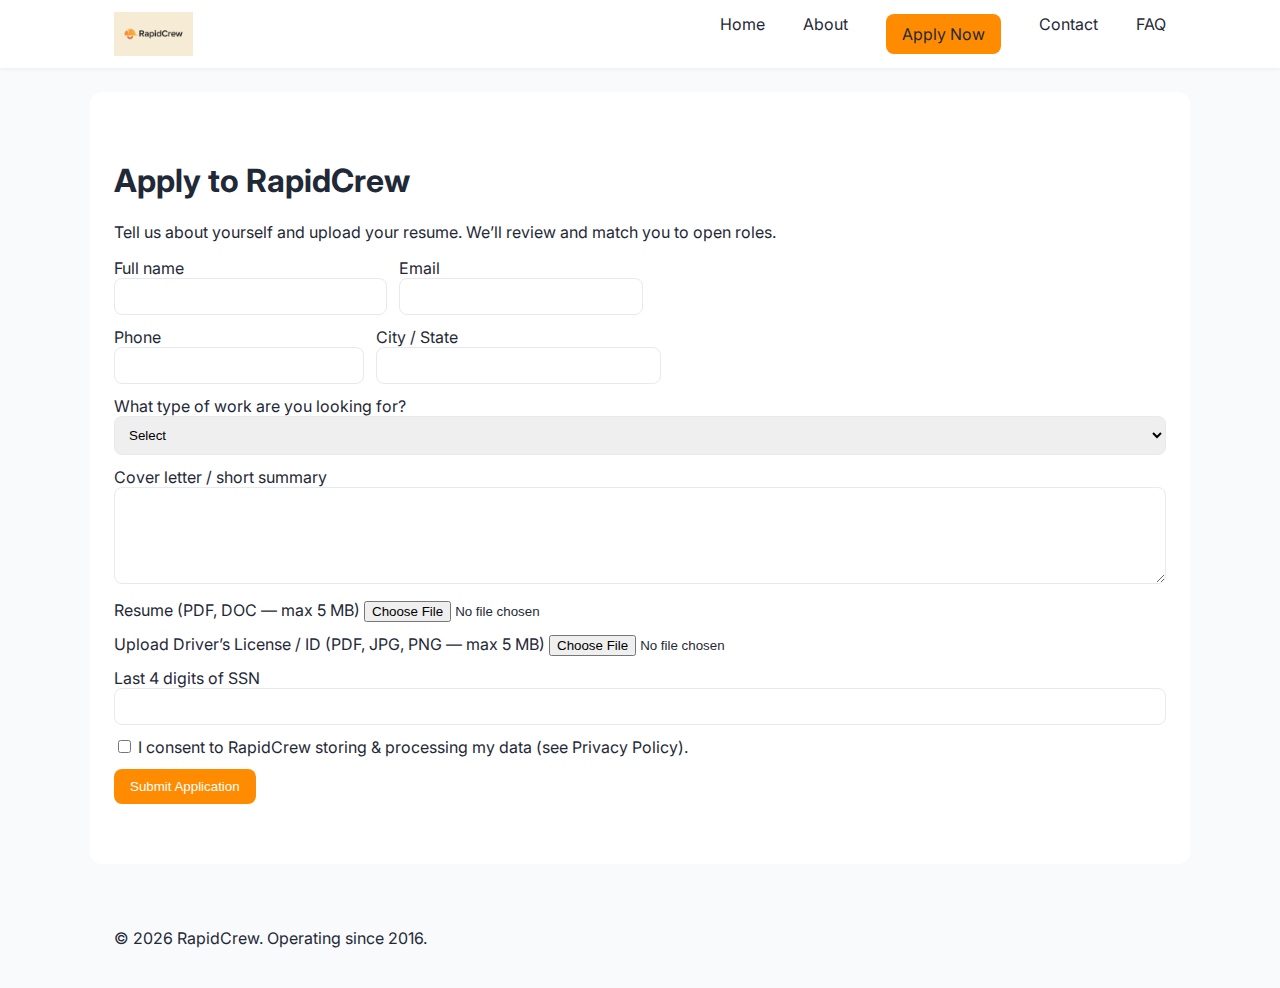
<file: apply.html>
<!doctype html>
<html lang="en">
<head>
  <meta charset="utf-8" />
  <meta name="viewport" content="width=device-width,initial-scale=1" />
  <title>Apply — RapidCrew</title>
  <link href="https://fonts.googleapis.com/css2?family=Poppins:wght@600;700&family=Inter:wght@300;400;600&display=swap" rel="stylesheet">
  <link rel="stylesheet" href="style.css">
</head>
<body class="page-apply">
   <header class="site-header">
  <div class="container header-inner">
    <img src="images/logo-horizontal.png" alt="RapidCrew logo" class="logo">

    <!-- Navigation -->
    <nav class="main-nav" id="main-nav">
      <a href="index.html">Home</a>
      <a href="about.html">About</a>
      <a href="apply.html" class="btn-primary">Apply Now</a>
      <a href="contact.html">Contact</a>
      <a href="faq.html" class="active">FAQ</a>
    </nav>

    <!-- Hamburger -->
    <button class="nav-toggle" id="nav-toggle" aria-label="Open menu">☰</button>
  </div>
</header>

  <main class="container apply-main">
    <h1>Apply to RapidCrew</h1>
    <p>Tell us about yourself and upload your resume. We’ll review and match you to open roles.</p>

    <form id="applyForm" method="POST" action="/apply" enctype="multipart/form-data">
  <!-- change action to your server endpoint or use Netlify Forms if hosting on Netlify -->

  <div class="form-row">
    <label>Full name
      <input name="full_name" type="text" required>
    </label>
    <label>Email
      <input name="email" type="email" required>
    </label>
  </div>

  <div class="form-row">
    <label>Phone
      <input name="phone" type="tel" required>
    </label>
    <label>City / State
      <input name="city_state" type="text" required>
    </label>
  </div>

  <label>What type of work are you looking for?
    <select name="job_type" required>
      <option value="">Select</option>
      <option>Construction / Trades</option>
      <option>Administrative / PA</option>
      <option>Social Media / Marketing</option>
      <option>Driving / Logistics</option>
      <option>Other</option>
    </select>
  </label>

  <label>Cover letter / short summary
    <textarea name="cover_letter" rows="5"></textarea>
  </label>

  <label>Resume (PDF, DOC — max 5 MB)
    <input name="resume" type="file" accept=".pdf,.doc,.docx" required>
  </label>

  <!-- New: Driver License / ID upload -->
  <label>Upload Driver’s License / ID (PDF, JPG, PNG — max 5 MB)
    <input name="id_upload" type="file" accept=".pdf,.jpg,.jpeg,.png" required>
  </label>

  <!-- New: Last 4 of SSN -->
  <label>Last 4 digits of SSN
    <input name="ssn_last4" type="text" pattern="[0-9]{4}" maxlength="4" inputmode="numeric" required>
  </label>

  <!-- honeypot -->
  <div style="display:none;">
    <label>Website
      <input name="website" type="text">
    </label>
  </div>

  <label class="consent">
    <input name="consent" type="checkbox" required>
    I consent to RapidCrew storing & processing my data (see Privacy Policy).
  </label>

  <button type="submit" class="btn-cta">Submit Application</button>
  <div id="formMessage" class="form-message" aria-live="polite"></div>
</form>

  </main>

  <!-- Footer -->
  <footer class="site-footer">
    <div class="container">
      <p>&copy; <span id="year"></span> RapidCrew. Operating since 2016.</p>
    </div>
  </footer>

  <script src="js/main.js"></script>
</body>
</html>
</file>
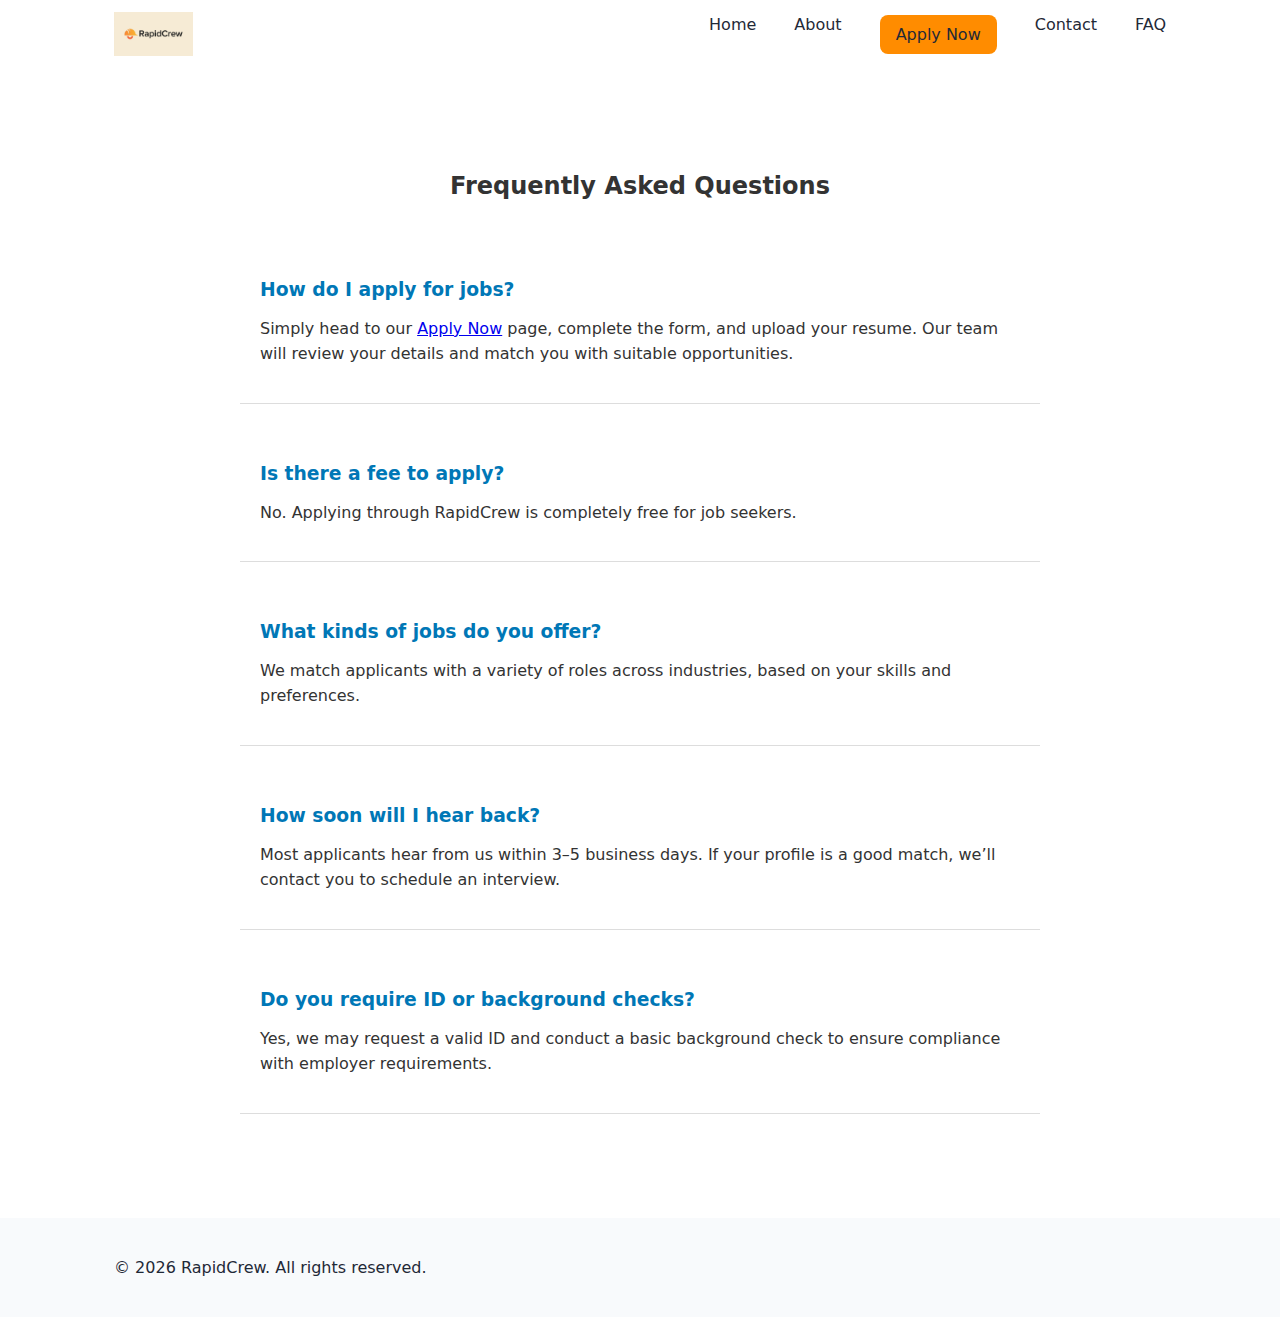
<file: faq.html>
<!DOCTYPE html>
<html lang="en">
<head>
  <meta charset="UTF-8">
  <meta name="viewport" content="width=device-width, initial-scale=1.0">
  <title>FAQ | RapidCrew</title>
  <link rel="stylesheet" href="style.css">
</head>
<body>

  <!-- Header -->
  <header class="site-header">
    <div class="container header-inner">
      <img src="images/logo-horizontal.png" alt="RapidCrew logo" class="logo">

      <!-- Navigation -->
      <nav class="main-nav" id="main-nav">
        <a href="index.html">Home</a>
        <a href="about.html">About</a>
        <a href="apply.html" class="btn-primary">Apply Now</a>
        <a href="contact.html">Contact</a>
        <a href="faq.html" class="active">FAQ</a>
      </nav>

      <!-- Hamburger -->
      <button class="nav-toggle" id="nav-toggle" aria-label="Open menu">☰</button>
    </div>
  </header>

  <!-- FAQ Section -->
  <section class="faq">
    <div class="container">
      <h2>Frequently Asked Questions</h2>

      <div class="faq-item">
        <h3>How do I apply for jobs?</h3>
        <p>Simply head to our <a href="apply.html">Apply Now</a> page, complete the form, and upload your resume. Our team will review your details and match you with suitable opportunities.</p>
      </div>

      <div class="faq-item">
        <h3>Is there a fee to apply?</h3>
        <p>No. Applying through RapidCrew is completely free for job seekers.</p>
      </div>

      <div class="faq-item">
        <h3>What kinds of jobs do you offer?</h3>
        <p>We match applicants with a variety of roles across industries, based on your skills and preferences.</p>
      </div>

      <div class="faq-item">
        <h3>How soon will I hear back?</h3>
        <p>Most applicants hear from us within 3–5 business days. If your profile is a good match, we’ll contact you to schedule an interview.</p>
      </div>

      <div class="faq-item">
        <h3>Do you require ID or background checks?</h3>
        <p>Yes, we may request a valid ID and conduct a basic background check to ensure compliance with employer requirements.</p>
      </div>
    </div>
  </section>

  <!-- Footer -->
  <footer class="site-footer">
    <div class="container">
      <p>&copy; <span id="year"></span> RapidCrew. All rights reserved.</p>
    </div>
  </footer>

  <!-- JS -->
  <script src="js/main.js"></script>
</body>
</html>
</file>
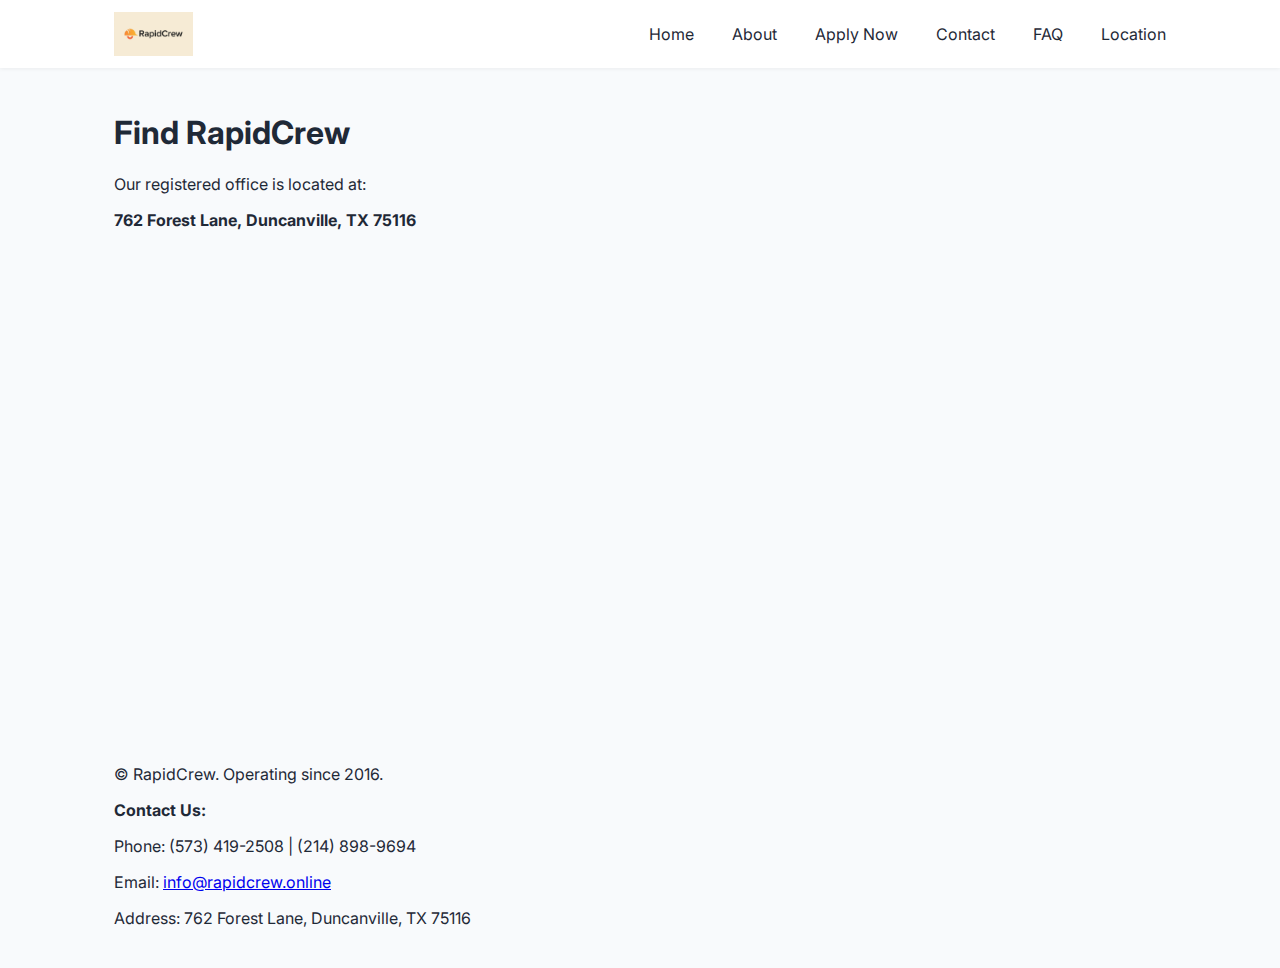
<file: map.html>
<!doctype html>
<html lang="en">
<head>
  <meta charset="utf-8" />
  <meta name="viewport" content="width=device-width,initial-scale=1" />
  <title>RapidCrew Location</title>
  <link href="https://fonts.googleapis.com/css2?family=Poppins:wght@600;700&family=Inter:wght@300;400;600&display=swap" rel="stylesheet">
  <link rel="stylesheet" href="/style.css">
</head>
<body class="page-map">

  <!-- Header -->
  <header class="site-header">
    <div class="container header-inner">
      <img src="images/logo-horizontal.png" alt="RapidCrew logo" class="logo">
      <nav class="main-nav" id="main-nav">
        <a href="index.html">Home</a>
        <a href="about.html">About</a>
        <a href="apply.html">Apply Now</a>
        <a href="contact.html">Contact</a>
        <a href="faq.html">FAQ</a>
        <a href="map.html" class="active">Location</a>
      </nav>
      <button class="nav-toggle" id="nav-toggle" aria-label="Open menu">☰</button>
    </div>
  </header>

  <!-- Main -->
  <main>
    <section class="container location-section">
      <h1>Find RapidCrew</h1>
      <p>Our registered office is located at:</p>
      <p><strong>762 Forest Lane, Duncanville, TX 75116</strong></p>

      <!-- Google Maps Embed -->
      <div class="map-embed">
        <iframe
          src="https://www.google.com/maps/embed?pb=!1m18!1m12!1m3!1d3346.310471161112!2d-96.91735048481445!3d32.64921038101695!2m3!1f0!2f0!3f0!3m2!1i1024!2i768!4f13.1!3m3!1m2!1s0x864e8e1d7b8ed7ad%3A0xe26e2441e5cfbc4!2s762%20Forest%20Ln%2C%20Duncanville%2C%20TX%2075116!5e0!3m2!1sen!2sus!4v1694176823051!5m2!1sen!2sus"
          width="100%"
          height="450"
          style="border:0;"
          allowfullscreen=""
          loading="lazy"
          referrerpolicy="no-referrer-when-downgrade"></iframe>
      </div>
    </section>
  </main>

  <!-- Footer -->
  <footer class="site-footer">
    <div class="container footer-inner">
      <div class="footer-left">
        <p>&copy; <span id="year"></span> RapidCrew. Operating since 2016.</p>
      </div>
      <div class="footer-right">
        <p><strong>Contact Us:</strong></p>
        <p>Phone: (573) 419-2508 | (214) 898-9694</p>
        <p>Email: <a href="mailto:info@rapidcrew.online">info@rapidcrew.online</a></p>
        <p>Address: 762 Forest Lane, Duncanville, TX 75116</p>
      </div>
    </div>
  </footer>

</body>
</html>
</file>
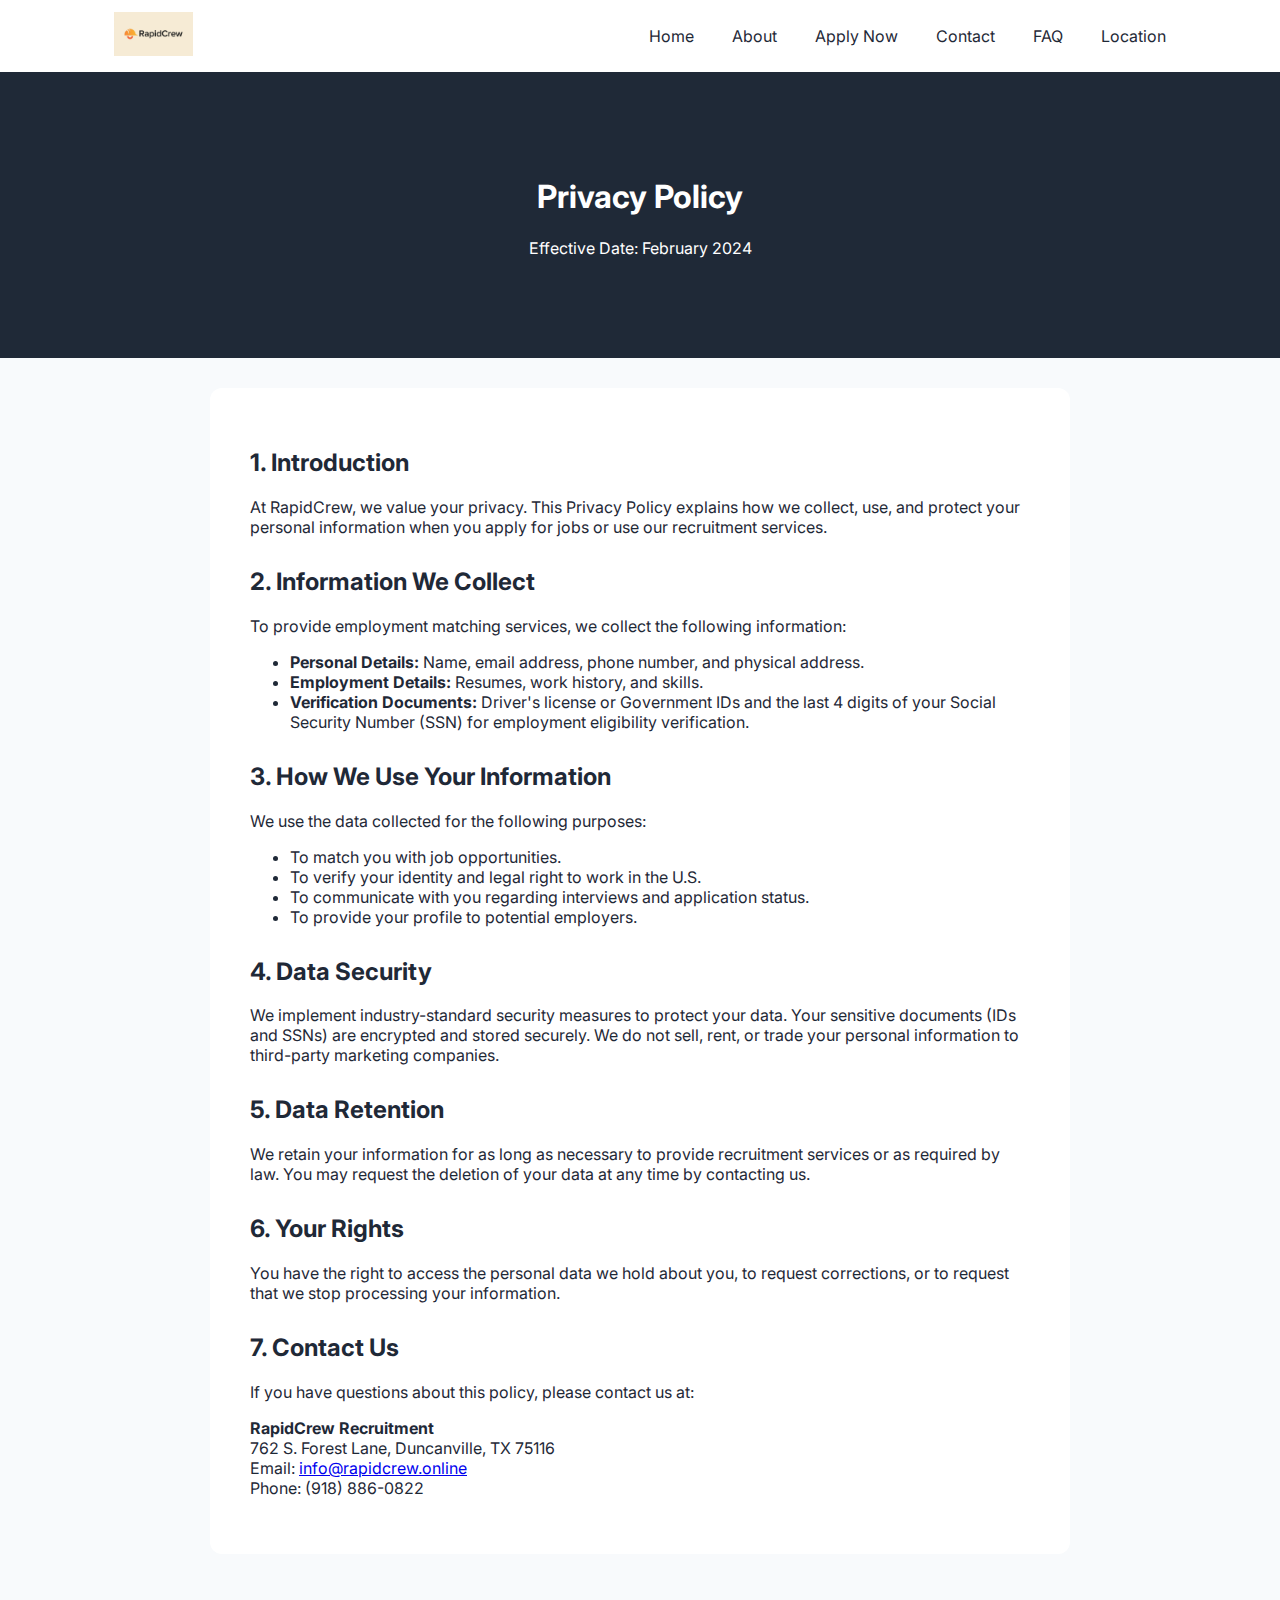
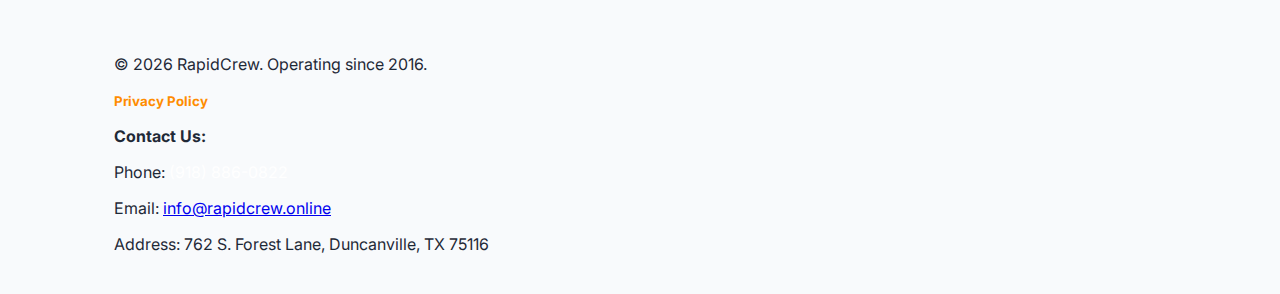
<file: privacy.html>
<!DOCTYPE html>
<html lang="en">
<head>
  <meta charset="UTF-8">
  <meta name="viewport" content="width=device-width, initial-scale=1.0">
  
  <!-- SEO: Robots should see this, but we don't necessarily need it to rank for keywords -->
  <title>Privacy Policy | RapidCrew</title>
  <meta name="description" content="RapidCrew's commitment to protecting your personal data and privacy during the job application and recruitment process.">
  <meta name="robots" content="noindex, follow"> <!-- We want Google to see it exists, but not show it in search results over your home page -->

  <link rel="stylesheet" href="style.css">
  <link href="https://fonts.googleapis.com/css2?family=Poppins:wght@600;700&family=Inter:wght@300;400;600&display=swap" rel="stylesheet">

  <!-- JSON-LD Local Business Schema (Consistency across all pages) -->
  <script type="application/ld+json">
  {
    "@context": "https://schema.org",
    "@type": "LocalBusiness",
    "name": "RapidCrew",
    "image": "https://rapidcrew.online/images/logo-horizontal.png",
    "url": "https://rapidcrew.online/privacy.html",
    "telephone": "+19188860822",
    "address": {
      "@type": "PostalAddress",
      "streetAddress": "762 S. Forest Lane",
      "addressLocality": "Duncanville",
      "addressRegion": "TX",
      "postalCode": "75116",
      "addressCountry": "US"
    }
  }
  </script>
</head>
<body class="page-privacy">

  <!-- Header -->
  <header class="site-header">
    <div class="container header-inner">
      <a href="index.html">
        <img src="images/logo-horizontal.png" alt="RapidCrew Staffing Logo" class="logo">
      </a>

      <!-- Navigation -->
      <nav class="main-nav" id="main-nav">
          <a href="index.html">Home</a>
          <a href="about.html">About</a>
          <a href="apply.html">Apply Now</a>
          <a href="contact.html">Contact</a>
          <a href="faq.html">FAQ</a>
          <a href="map.html">Location</a>
      </nav>

      <button class="nav-toggle" id="nav-toggle" aria-label="Open menu">☰</button>
    </div>
  </header>

  <main>
    <!-- Simple Policy Hero -->
    <section class="hero-small" style="background: var(--brand-dark); color: white; padding: 60px 0; text-align: center;">
      <div class="container">
        <h1>Privacy Policy</h1>
        <p>Effective Date: February 2024</p>
      </div>
    </section>

    <!-- Policy Content -->
    <section class="policy-content container" style="padding: 60px 20px; max-width: 900px; margin: 0 auto;">
      <div class="form-card" style="padding: 40px; background: white; border-radius: 12px; box-shadow: var(--shadow-md); margin-top: -30px;">
        
        <h2>1. Introduction</h2>
        <p>At RapidCrew, we value your privacy. This Privacy Policy explains how we collect, use, and protect your personal information when you apply for jobs or use our recruitment services.</p>

        <h2 style="margin-top: 30px;">2. Information We Collect</h2>
        <p>To provide employment matching services, we collect the following information:</p>
        <ul>
          <li><strong>Personal Details:</strong> Name, email address, phone number, and physical address.</li>
          <li><strong>Employment Details:</strong> Resumes, work history, and skills.</li>
          <li><strong>Verification Documents:</strong> Driver's license or Government IDs and the last 4 digits of your Social Security Number (SSN) for employment eligibility verification.</li>
        </ul>

        <h2 style="margin-top: 30px;">3. How We Use Your Information</h2>
        <p>We use the data collected for the following purposes:</p>
        <ul>
          <li>To match you with job opportunities.</li>
          <li>To verify your identity and legal right to work in the U.S.</li>
          <li>To communicate with you regarding interviews and application status.</li>
          <li>To provide your profile to potential employers.</li>
        </ul>

        <h2 style="margin-top: 30px;">4. Data Security</h2>
        <p>We implement industry-standard security measures to protect your data. Your sensitive documents (IDs and SSNs) are encrypted and stored securely. We do not sell, rent, or trade your personal information to third-party marketing companies.</p>

        <h2 style="margin-top: 30px;">5. Data Retention</h2>
        <p>We retain your information for as long as necessary to provide recruitment services or as required by law. You may request the deletion of your data at any time by contacting us.</p>

        <h2 style="margin-top: 30px;">6. Your Rights</h2>
        <p>You have the right to access the personal data we hold about you, to request corrections, or to request that we stop processing your information.</p>

        <h2 style="margin-top: 30px;">7. Contact Us</h2>
        <p>If you have questions about this policy, please contact us at:</p>
        <p>
          <strong>RapidCrew Recruitment</strong><br>
          762 S. Forest Lane, Duncanville, TX 75116<br>
          Email: <a href="mailto:info@rapidcrew.online">info@rapidcrew.online</a><br>
          Phone: (918) 886-0822
        </p>
      </div>
    </section>
  </main>

  <!-- Footer -->
  <footer class="site-footer">
    <div class="container footer-inner">
      <div class="footer-left">
        <p>&copy; <span id="year"></span> RapidCrew. Operating since 2016.</p>
        <p><small><a href="privacy.html" style="color:var(--brand-orange); text-decoration:none; font-weight: bold;">Privacy Policy</a></small></p>
      </div>
      <div class="footer-right">
        <p><strong>Contact Us:</strong></p>
        <p>Phone: <a href="tel:+19188860822" style="color:#fff; text-decoration:none;">(918) 886-0822</a></p>
        <p>Email: <a href="mailto:info@rapidcrew.online">info@rapidcrew.online</a></p>
        <p>Address: 762 S. Forest Lane, Duncanville, TX 75116</p>
      </div>
    </div>
  </footer>

  <script src="js/main.js"></script>
</body>
</html>
</file>
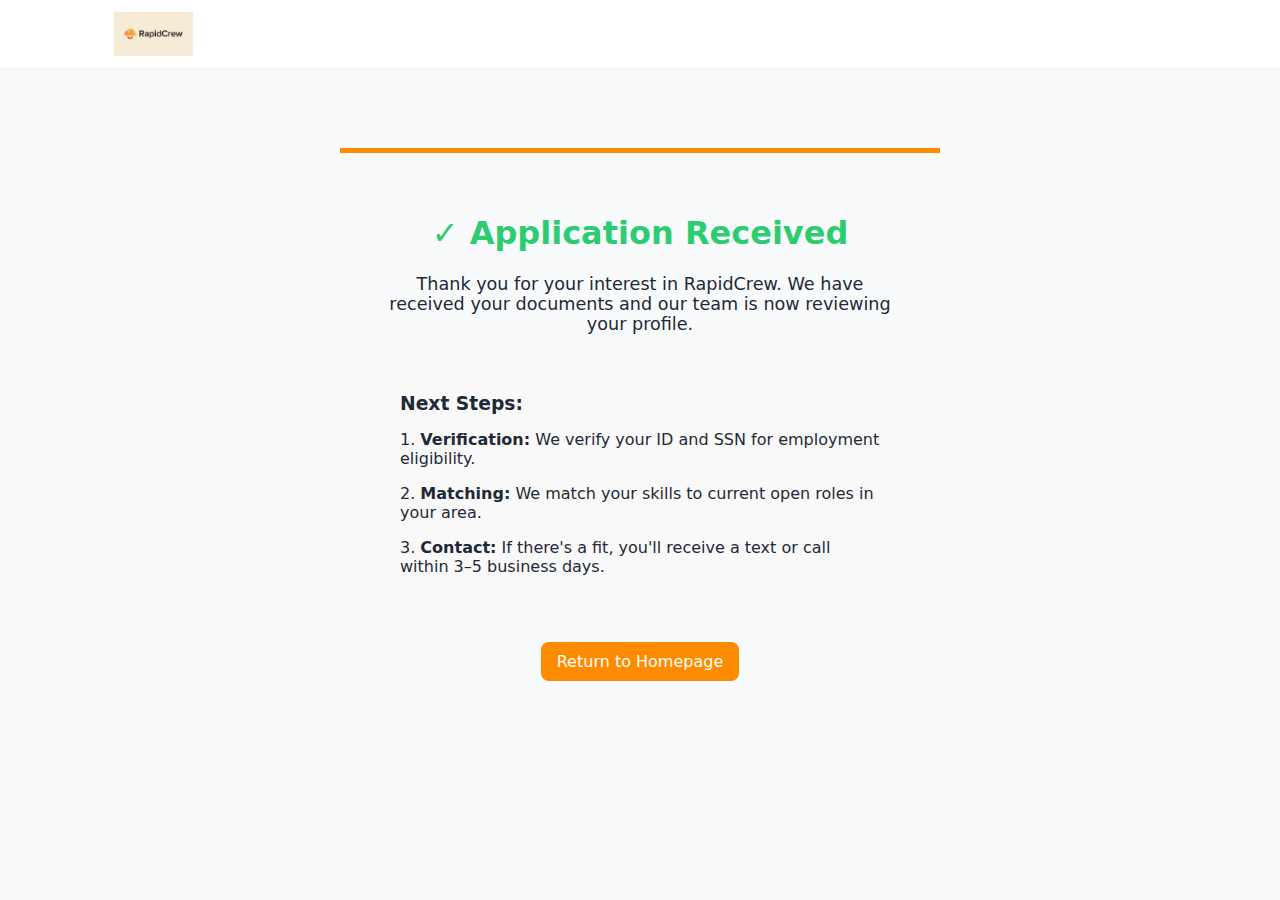
<file: thank-you.html>
<!DOCTYPE html>
<html lang="en">
<head>
  <meta charset="UTF-8">
  <meta name="viewport" content="width=device-width, initial-scale=1.0">
  <title>Application Received | RapidCrew</title>
  <link rel="stylesheet" href="style.css">
  <!-- Automatically return home after 12 seconds -->
  <meta http-equiv="refresh" content="12;url=index.html">
</head>
<body>
  <header class="site-header">
    <div class="container header-inner">
      <img src="images/logo-horizontal.png" alt="RapidCrew logo" class="logo">
    </div>
  </header>

  <main class="container" style="text-align: center; padding: 80px 20px;">
    <div class="form-card" style="max-width: 600px; margin: 0 auto; padding: 40px; border-top: 5px solid #FF8C00;">
      <h1 style="color: #2ecc71;">✓ Application Received</h1>
      <p style="font-size: 1.1rem; margin: 20px 0;">Thank you for your interest in RapidCrew. We have received your documents and our team is now reviewing your profile.</p>
      
      <div style="background: #f9f9f9; padding: 20px; border-radius: 10px; text-align: left; margin-top: 20px;">
        <h3 style="margin-bottom: 10px;">Next Steps:</h3>
        <p>1. <strong>Verification:</strong> We verify your ID and SSN for employment eligibility.</p>
        <p>2. <strong>Matching:</strong> We match your skills to current open roles in your area.</p>
        <p>3. <strong>Contact:</strong> If there's a fit, you'll receive a text or call within 3–5 business days.</p>
      </div>

      <a href="index.html" class="btn-cta" style="margin-top: 30px; display: inline-block;">Return to Homepage</a>
    </div>
  </main>
</body>
</html>
</file>
<file: style.css>
:root{
  --brand-orange: #FF8C00;
  --brand-yellow: #FFD166;
  --brand-dark: #1F2937;
  --bg: #F8FAFC;
  --max-width: 1100px;
  --gap: 18px;
}
* {box-sizing:border-box}
body{font-family:Inter,system-ui,Arial,sans-serif;margin:0;color:var(--brand-dark);background:var(--bg);-webkit-font-smoothing:antialiased}
.container{max-width:var(--max-width);margin:0 auto;padding:24px}
.site-header{background:#fff;box-shadow:0 1px 4px rgba(0,0,0,0.06)}
.header-inner{display:flex;align-items:center;justify-content:space-between;padding:12px 24px}
.logo{height:44px}
.main-nav a{margin-left:18px;text-decoration:none;color:var(--brand-dark)}
.btn-cta, .btn-primary{background:var(--brand-orange);color:#fff;padding:10px 16px;border-radius:8px;text-decoration:none;border:none;cursor:pointer}
.hero {
  background: url('images/hero-bg.jpg') center/cover no-repeat;
  height: 80vh;
  display: flex;
  flex-direction: column;
  justify-content: center;
  align-items: center;
  text-align: center;
  color: white;
  background-color: rgba(0,0,0,0.5); /* overlay for readability */
  background-blend-mode: darken;
  padding: 96px 0; /* keep your spacing */
}

.hero-inner {
  max-width: 760px;
}

.hero h1 {
  font-size: 3rem;
  text-shadow: 2px 2px 5px rgba(0,0,0,0.6);
}

.hero p {
  font-size: 1.2rem;
  max-width: 600px;
}

.how-it-works .steps{display:flex;gap:var(--gap);margin-top:20px}
.step{background:#fff;padding:18px;border-radius:10px;flex:1;box-shadow:0 6px 18px rgba(31,41,55,0.06)}
.apply-main{padding:48px 24px;background:#fff;border-radius:12px;margin:24px auto}
.form-row{display:flex;gap:12px}
.form-row label, label{display:block;margin-bottom:12px}
input[type="text"], input[type="email"], input[type="tel"], select, textarea{width:100%;padding:10px;border:1px solid #e6e9ee;border-radius:8px}
.form-message{margin-top:12px;color:green}

/* Responsive */
@media (max-width:768px){
  .form-row {
    flex-direction: column;
  }
  .how-it-works .steps {
    flex-direction: column;
  }
  .hero {
    padding: 48px 20px;
  }
  .logo {
    height: 36px;
  }
}

/* Logo Styling */
header img {
  max-height: 60px;  /* keeps logo from being too tall */
  height: auto;      /* allow scaling */
  width: auto;       /* keep aspect ratio */
}

/* Navigation (desktop default) */
.main-nav {
  display: flex;
  gap: 20px;
}

/* Hamburger hidden on desktop */
.nav-toggle {
  display: none;
  background: none;
  border: none;
  font-size: 28px;
  cursor: pointer;
  color: #333;
}

/* Mobile nav */
@media (max-width: 768px) {
  .main-nav {
    display: none; /* hide menu on mobile by default */
    flex-direction: column;
    background: #fff;
    position: absolute;
    top: 70px;
    right: 20px;
    padding: 15px;
    border-radius: 8px;
    box-shadow: 0 4px 8px rgba(0,0,0,0.2);
  }

  .main-nav.show {
    display: flex; /* show when toggled */
  }

  .nav-toggle {
    display: block; /* show hamburger on mobile */
  }
}

/* About Page */
.about {
  padding: 60px 20px;
  background: #f9f9f9;
  color: #333;
}

.about h2 {
  margin-bottom: 20px;
  text-align: center;
}

.about p {
  max-width: 800px;
  margin: 0 auto 20px;
  line-height: 1.6;
  text-align: center;
}

/* Why Choose Us */
.why-choose-us {
  padding: 60px 20px;
  background: #fff;
  color: #333;
}

.why-choose-us h2 {
  text-align: center;
  margin-bottom: 40px;
}

.reasons {
  display: grid;
  grid-template-columns: repeat(auto-fit, minmax(220px, 1fr));
  gap: 20px;
  max-width: 1000px;
  margin: 0 auto;
}

.reason {
  background: #f3f3f3;
  padding: 20px;
  border-radius: 8px;
  text-align: center;
}

.reason h3 {
  margin-bottom: 10px;
  color: #0077b6;
}

/* Contact Page */
.contact-info, .contact-form {
  padding: 60px 20px;
  background: #f9f9f9;
  text-align: center;
}

.contact-info ul {
  list-style: none;
  padding: 0;
  margin: 20px 0;
}

.contact-info li {
  margin: 10px 0;
  font-size: 1.1em;
}

.contact-form form {
  max-width: 600px;
  margin: 0 auto;
  text-align: left;
}

.contact-form h2 {
  text-align: center;
  margin-bottom: 20px;
}

/* FAQ Page */
.faq {
  padding: 60px 20px;
  background: #fff;
  color: #333;
}

.faq h2 {
  text-align: center;
  margin-bottom: 40px;
}

.faq-item {
  max-width: 800px;
  margin: 0 auto 20px;
  padding: 20px;
  border-bottom: 1px solid #ddd;
}

.faq-item h3 {
  margin-bottom: 10px;
  color: #0077b6;
}

.faq-item p {
  line-height: 1.6;
}
</file>
